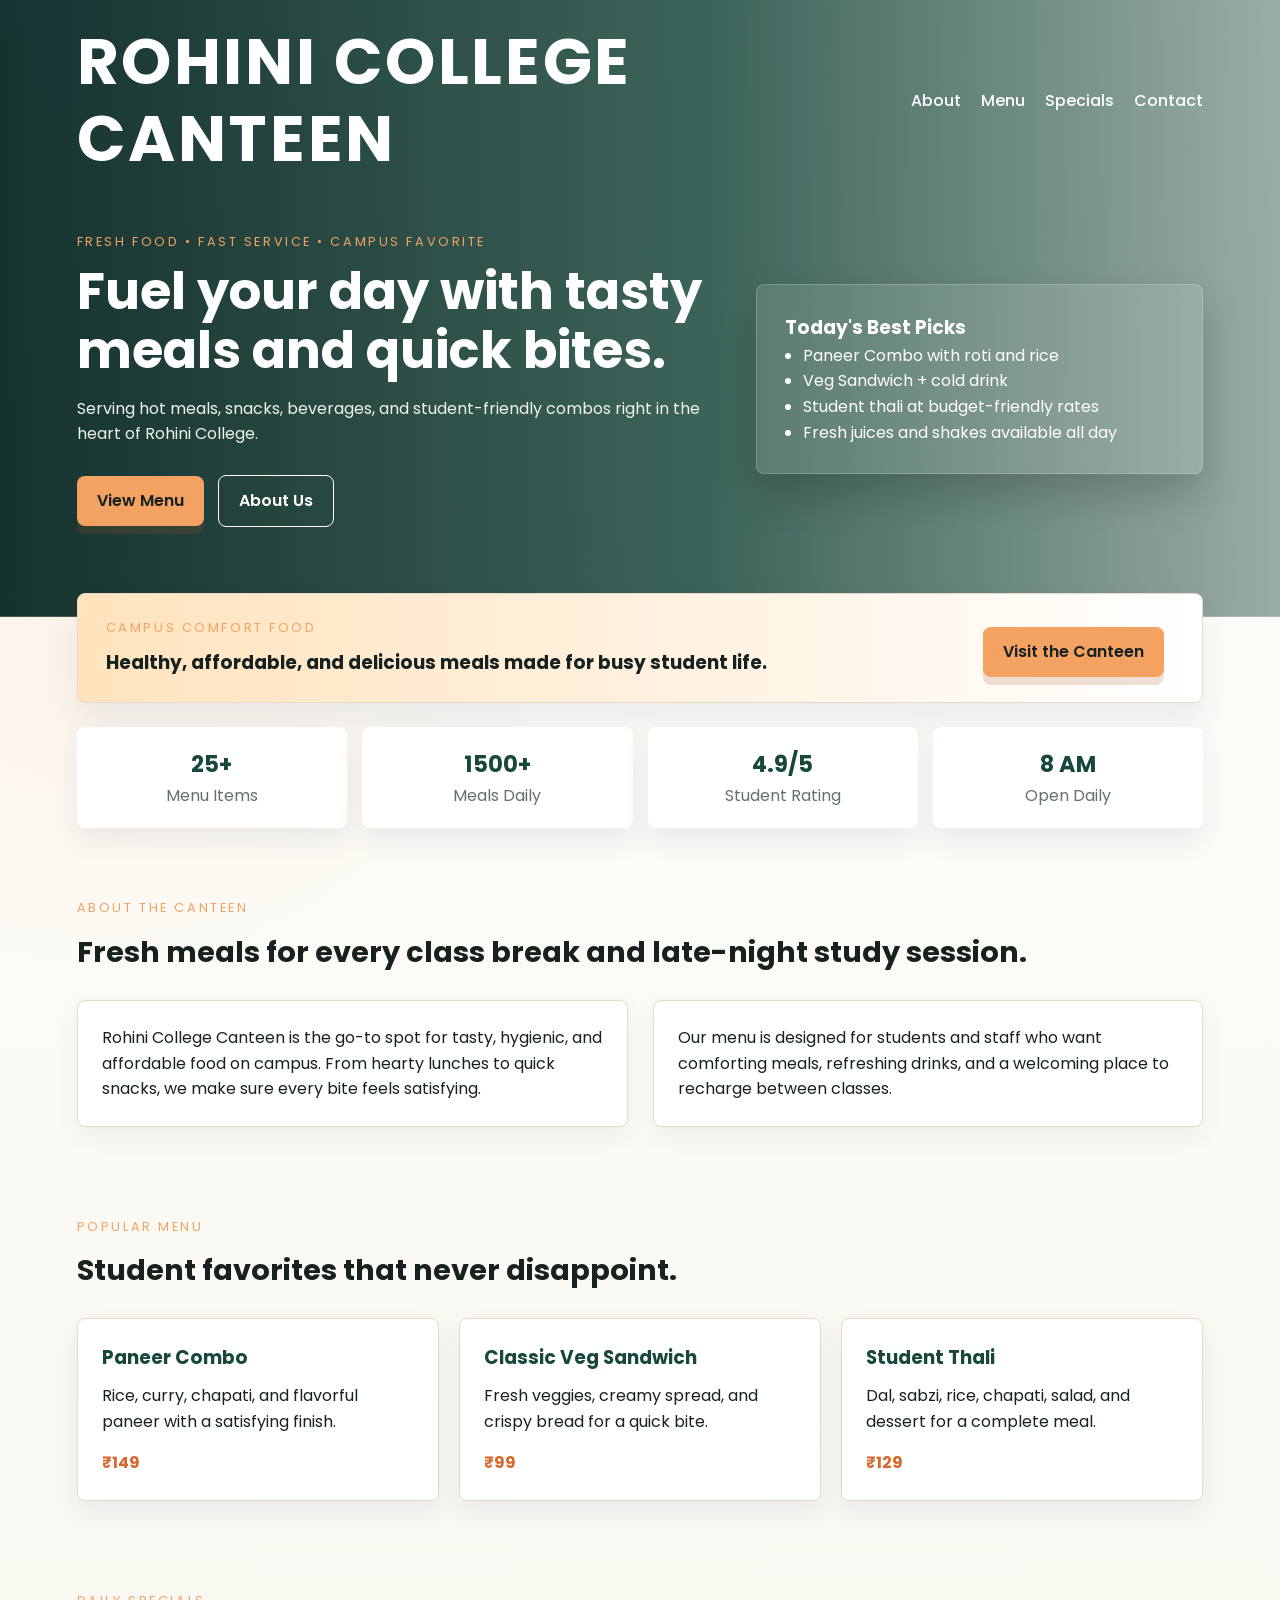
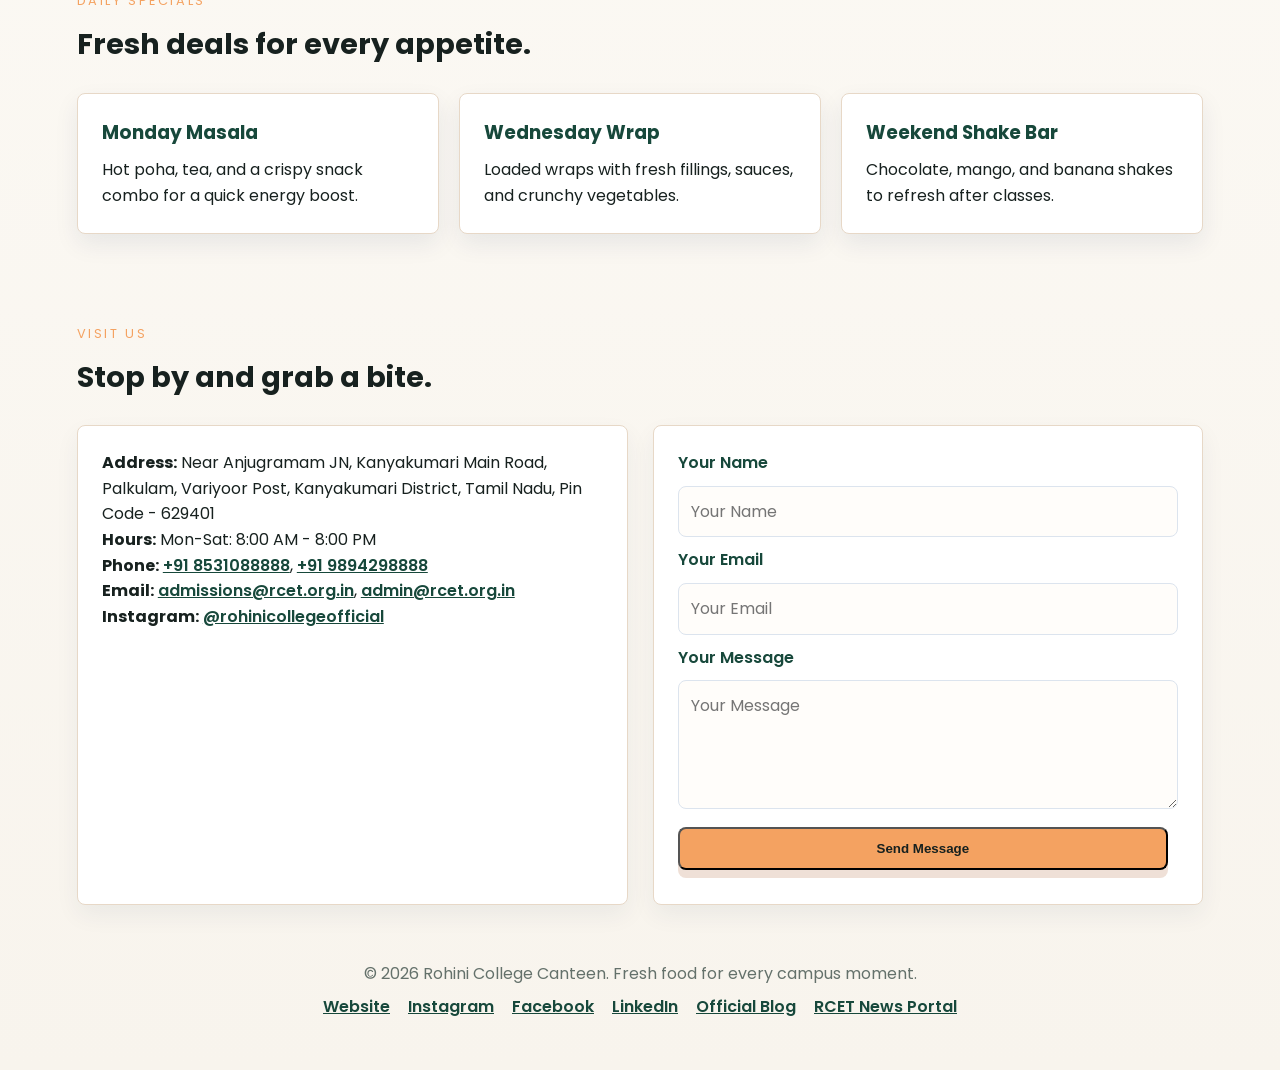
<file: index.html>
<!DOCTYPE html>
<html lang="en">
  <head>
    <meta charset="UTF-8" />
    <meta name="viewport" content="width=device-width, initial-scale=1.0" />
    <title>Rohini College Canteen</title>
    <meta
      name="description"
      content="Rohini College canteen website with delicious snacks, meals, and campus-friendly menu."
    />
    <link rel="preconnect" href="https://fonts.googleapis.com" />
    <link rel="preconnect" href="https://fonts.gstatic.com" crossorigin />
    <link
      href="https://fonts.googleapis.com/css2?family=Poppins:wght@300;400;500;600;700&display=swap"
      rel="stylesheet"
    />
    <link rel="stylesheet" href="style.css" />
  </head>
  <body>
    <header class="hero" id="home">
      <nav class="navbar">
        <a href="#home" class="brand">Rohini College Canteen</a>
        <div class="nav-links">
          <a href="about.html">About</a>
          <a href="menu.html">Menu</a>
          <a href="specials.html">Specials</a>
          <a href="contact.html">Contact</a>
        </div>
        <button class="menu-toggle" type="button" aria-label="Toggle navigation" aria-expanded="false">
          <span></span><span></span><span></span>
        </button>
      </nav>

      <div class="hero-content reveal">
        <div class="hero-copy">
          <p class="eyebrow">Fresh food • Fast service • Campus favorite</p>
          <h1>Fuel your day with tasty meals and quick bites.</h1>
          <p class="hero-text">
            Serving hot meals, snacks, beverages, and student-friendly combos right
            in the heart of Rohini College.
          </p>
          <div class="hero-actions">
            <a href="#menu" class="btn primary">View Menu</a>
            <a href="about.html" class="btn secondary">About Us</a>
          </div>
        </div>

        <div class="hero-card reveal">
          <h3>Today's Best Picks</h3>
          <ul>
            <li>Paneer Combo with roti and rice</li>
            <li>Veg Sandwich + cold drink</li>
            <li>Student thali at budget-friendly rates</li>
            <li>Fresh juices and shakes available all day</li>
          </ul>
        </div>
      </div>
    </header>

    <main>
      <section class="premium-banner reveal">
        <div>
          <p class="eyebrow">Campus comfort food</p>
          <h3>Healthy, affordable, and delicious meals made for busy student life.</h3>
        </div>
        <a href="contact.html" class="btn primary">Visit the Canteen</a>
      </section>

      <section class="stats">
        <div class="reveal">
          <strong>25+</strong>
          <span>Menu Items</span>
        </div>
        <div class="reveal">
          <strong>1500+</strong>
          <span>Meals Daily</span>
        </div>
        <div class="reveal">
          <strong>4.9/5</strong>
          <span>Student Rating</span>
        </div>
        <div class="reveal">
          <strong>8 AM</strong>
          <span>Open Daily</span>
        </div>
      </section>

      <section class="section" id="about">
        <div class="section-heading reveal">
          <p class="eyebrow">About the Canteen</p>
          <h2>Fresh meals for every class break and late-night study session.</h2>
        </div>
        <div class="about-grid">
          <div class="about-card reveal">
            <p>
              Rohini College Canteen is the go-to spot for tasty, hygienic, and
              affordable food on campus. From hearty lunches to quick snacks, we make
              sure every bite feels satisfying.
            </p>
          </div>
          <div class="about-card reveal">
            <p>
              Our menu is designed for students and staff who want comforting meals,
              refreshing drinks, and a welcoming place to recharge between classes.
            </p>
          </div>
        </div>
      </section>

      <section class="section" id="menu">
        <div class="section-heading reveal">
          <p class="eyebrow">Popular Menu</p>
          <h2>Student favorites that never disappoint.</h2>
        </div>
        <div class="card-grid">
          <article class="card reveal">
            <h3>Paneer Combo</h3>
            <p>Rice, curry, chapati, and flavorful paneer with a satisfying finish.</p>
            <span class="price">₹149</span>
          </article>
          <article class="card reveal">
            <h3>Classic Veg Sandwich</h3>
            <p>Fresh veggies, creamy spread, and crispy bread for a quick bite.</p>
            <span class="price">₹99</span>
          </article>
          <article class="card reveal">
            <h3>Student Thali</h3>
            <p>Dal, sabzi, rice, chapati, salad, and dessert for a complete meal.</p>
            <span class="price">₹129</span>
          </article>
        </div>
      </section>

      <section class="section" id="specials">
        <div class="section-heading reveal">
          <p class="eyebrow">Daily Specials</p>
          <h2>Fresh deals for every appetite.</h2>
        </div>
        <div class="card-grid">
          <article class="card reveal">
            <h3>Monday Masala</h3>
            <p>Hot poha, tea, and a crispy snack combo for a quick energy boost.</p>
          </article>
          <article class="card reveal">
            <h3>Wednesday Wrap</h3>
            <p>Loaded wraps with fresh fillings, sauces, and crunchy vegetables.</p>
          </article>
          <article class="card reveal">
            <h3>Weekend Shake Bar</h3>
            <p>Chocolate, mango, and banana shakes to refresh after classes.</p>
          </article>
        </div>
      </section>

      <section class="section contact-section" id="contact">
        <div class="section-heading reveal">
          <p class="eyebrow">Visit Us</p>
          <h2>Stop by and grab a bite.</h2>
        </div>
        <div class="contact-grid">
          <div class="contact-info reveal">
            <p><strong>Address:</strong> Near Anjugramam JN, Kanyakumari Main Road, Palkulam, Variyoor Post, Kanyakumari District, Tamil Nadu, Pin Code - 629401</p>
            <p><strong>Hours:</strong> Mon-Sat: 8:00 AM - 8:00 PM</p>
            <p><strong>Phone:</strong> <a href="tel:+918531088888">+91 8531088888</a>, <a href="tel:+919894298888">+91 9894298888</a></p>
            <p><strong>Email:</strong> <a href="mailto:admissions@rcet.org.in">admissions@rcet.org.in</a>, <a href="mailto:admin@rcet.org.in">admin@rcet.org.in</a></p>
            <p><strong>Instagram:</strong> <a href="https://www.instagram.com/rohinicollegeofficial?utm_source=ig_web_button_share_sheet&amp;stkn=ZDNlZDc0MzIxNw==" target="_blank" rel="noopener noreferrer">@rohinicollegeofficial</a></p>
          </div>
          <form class="reveal" id="contact-form">
            <label for="name">Your Name</label>
            <input id="name" name="name" type="text" placeholder="Your Name" autocomplete="name" required />
            <label for="email">Your Email</label>
            <input id="email" name="email" type="email" placeholder="Your Email" autocomplete="email" required />
            <label for="message">Your Message</label>
            <textarea id="message" name="message" rows="4" placeholder="Your Message" required></textarea>
            <button type="submit" class="btn primary">Send Message</button>
            <p class="form-status" role="status" aria-live="polite"></p>
          </form>
        </div>
      </section>
    </main>

    <footer>
      <p>&copy; <span id="year"></span> Rohini College Canteen. Fresh food for every campus moment.</p>
      <div class="official-links">
        <a href="https://www.rcet.org.in/" target="_blank" rel="noopener noreferrer">Website</a>
        <a href="https://www.instagram.com/rohinicollegeofficial?utm_source=ig_web_button_share_sheet&amp;stkn=ZDNlZDc0MzIxNw==" target="_blank" rel="noopener noreferrer">Instagram</a>
        <a href="https://www.facebook.com/rohinicetOfficial/" target="_blank" rel="noopener noreferrer">Facebook</a>
        <a href="https://in.linkedin.com/company/rohini-college-of-engineering-and-technology-rcet" target="_blank" rel="noopener noreferrer">LinkedIn</a>
        <a href="https://rohini-college.blogspot.com/" target="_blank" rel="noopener noreferrer">Official Blog</a>
        <a href="https://news.rcet.org.in/" target="_blank" rel="noopener noreferrer">RCET News Portal</a>
      </div>
    </footer>

    <script src="script.js"></script>
  </body>
</html>
</file>
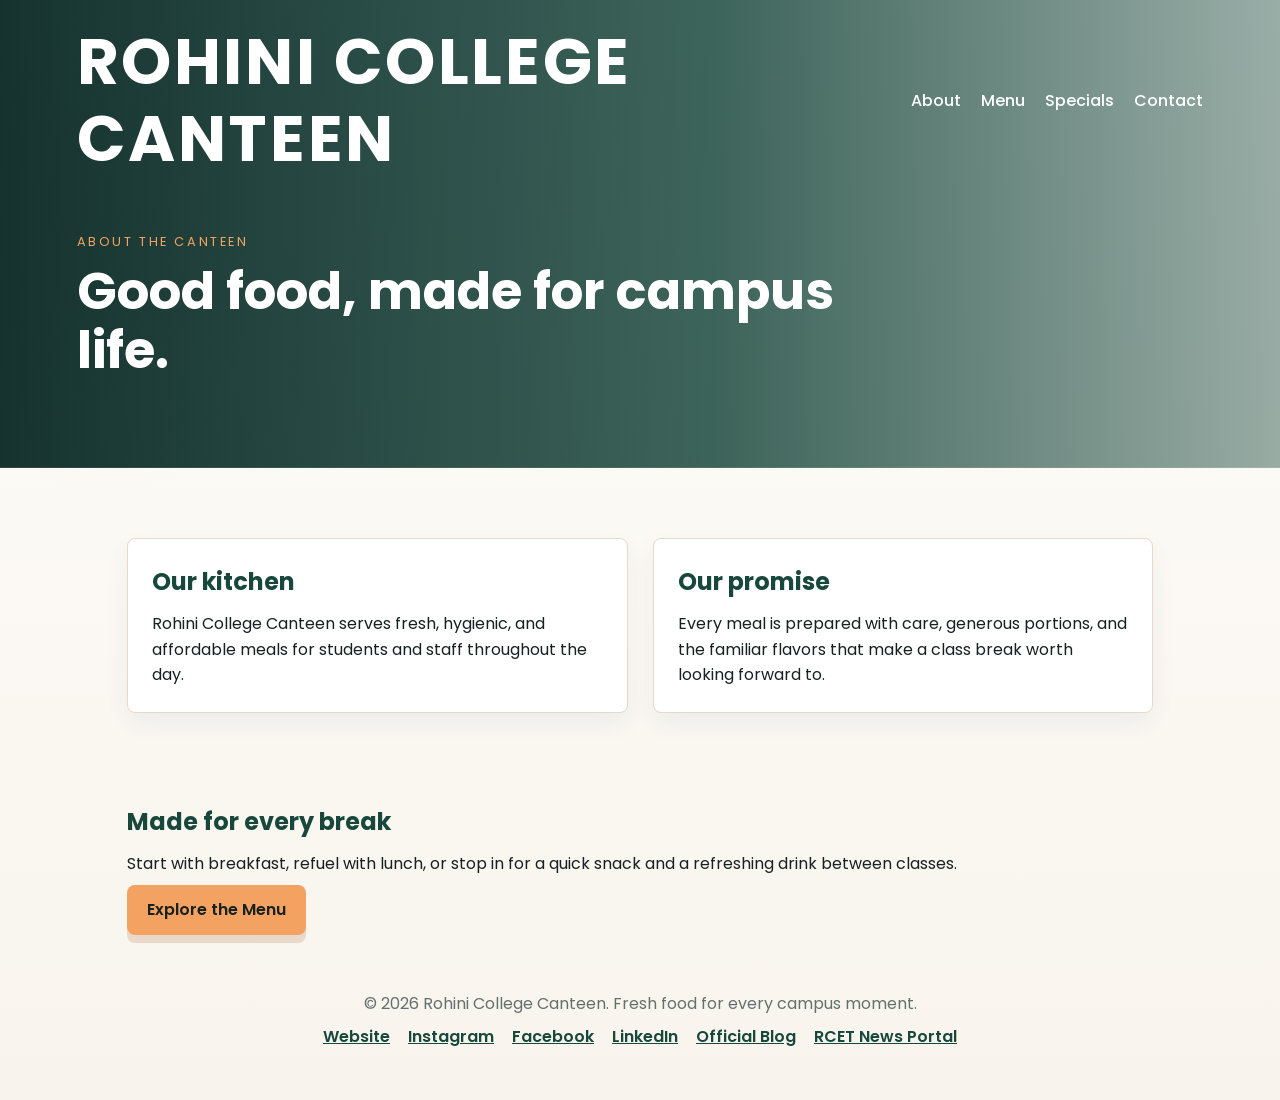
<file: about.html>
<!DOCTYPE html>
<html lang="en">
  <head>
    <meta charset="UTF-8" />
    <meta name="viewport" content="width=device-width, initial-scale=1.0" />
    <title>About | Rohini College Canteen</title>
    <meta name="description" content="Learn about Rohini College Canteen and our student-friendly food service." />
    <link rel="preconnect" href="https://fonts.googleapis.com" />
    <link rel="preconnect" href="https://fonts.gstatic.com" crossorigin />
    <link href="https://fonts.googleapis.com/css2?family=Poppins:wght@300;400;500;600;700&display=swap" rel="stylesheet" />
    <link rel="stylesheet" href="style.css" />
  </head>
  <body>
    <header class="hero page-hero">
      <nav class="navbar">
        <a href="index.html#home" class="brand">Rohini College Canteen</a>
        <div class="nav-links">
          <a href="about.html" aria-current="page">About</a>
          <a href="menu.html">Menu</a>
          <a href="specials.html">Specials</a>
          <a href="contact.html">Contact</a>
        </div>
        <button class="menu-toggle" type="button" aria-label="Toggle navigation" aria-expanded="false"><span></span><span></span><span></span></button>
      </nav>
      <div class="page-heading reveal">
        <p class="eyebrow">About the Canteen</p>
        <h1>Good food, made for campus life.</h1>
      </div>
    </header>
    <main>
      <section class="section about-grid page-content">
        <article class="about-card reveal"><h2>Our kitchen</h2><p>Rohini College Canteen serves fresh, hygienic, and affordable meals for students and staff throughout the day.</p></article>
        <article class="about-card reveal"><h2>Our promise</h2><p>Every meal is prepared with care, generous portions, and the familiar flavors that make a class break worth looking forward to.</p></article>
      </section>
      <section class="section page-content reveal"><h2>Made for every break</h2><p>Start with breakfast, refuel with lunch, or stop in for a quick snack and a refreshing drink between classes.</p><a href="menu.html" class="btn primary">Explore the Menu</a></section>
    </main>
    <footer><p>&copy; <span id="year"></span> Rohini College Canteen. Fresh food for every campus moment.</p><div class="official-links"><a href="https://www.rcet.org.in/" target="_blank" rel="noopener noreferrer">Website</a><a href="https://www.instagram.com/rohinicollegeofficial?utm_source=ig_web_button_share_sheet&amp;stkn=ZDNlZDc0MzIxNw==" target="_blank" rel="noopener noreferrer">Instagram</a><a href="https://www.facebook.com/rohinicetOfficial/" target="_blank" rel="noopener noreferrer">Facebook</a><a href="https://in.linkedin.com/company/rohini-college-of-engineering-and-technology-rcet" target="_blank" rel="noopener noreferrer">LinkedIn</a><a href="https://rohini-college.blogspot.com/" target="_blank" rel="noopener noreferrer">Official Blog</a><a href="https://news.rcet.org.in/" target="_blank" rel="noopener noreferrer">RCET News Portal</a></div></footer>
    <script src="script.js"></script>
  </body>
</html>
</file>
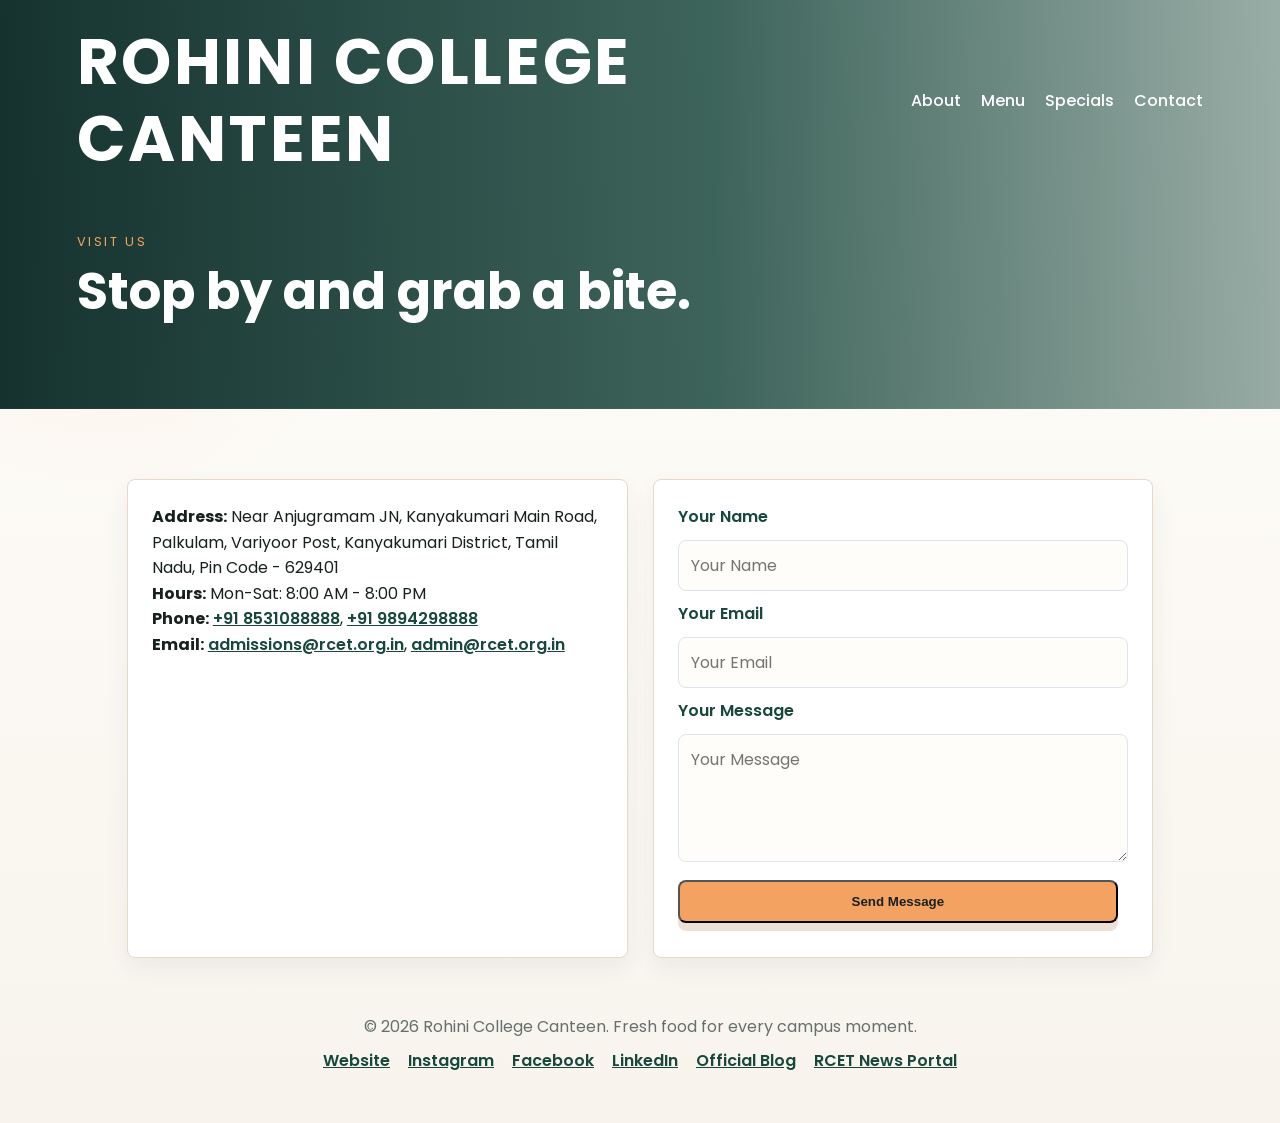
<file: contact.html>
<!DOCTYPE html>
<html lang="en">
  <head>
    <meta charset="UTF-8" /><meta name="viewport" content="width=device-width, initial-scale=1.0" />
    <title>Contact | Rohini College Canteen</title><meta name="description" content="Contact and visit Rohini College Canteen." />
    <link rel="preconnect" href="https://fonts.googleapis.com" /><link rel="preconnect" href="https://fonts.gstatic.com" crossorigin /><link href="https://fonts.googleapis.com/css2?family=Poppins:wght@300;400;500;600;700&display=swap" rel="stylesheet" /><link rel="stylesheet" href="style.css" />
  </head>
  <body>
    <header class="hero page-hero"><nav class="navbar"><a href="index.html#home" class="brand">Rohini College Canteen</a><div class="nav-links"><a href="about.html">About</a><a href="menu.html">Menu</a><a href="specials.html">Specials</a><a href="contact.html" aria-current="page">Contact</a></div><button class="menu-toggle" type="button" aria-label="Toggle navigation" aria-expanded="false"><span></span><span></span><span></span></button></nav><div class="page-heading reveal"><p class="eyebrow">Visit Us</p><h1>Stop by and grab a bite.</h1></div></header>
    <main><section class="section contact-section page-content"><div class="contact-grid"><div class="contact-info reveal"><p><strong>Address:</strong> Near Anjugramam JN, Kanyakumari Main Road, Palkulam, Variyoor Post, Kanyakumari District, Tamil Nadu, Pin Code - 629401</p><p><strong>Hours:</strong> Mon-Sat: 8:00 AM - 8:00 PM</p><p><strong>Phone:</strong> <a href="tel:+918531088888">+91 8531088888</a>, <a href="tel:+919894298888">+91 9894298888</a></p><p><strong>Email:</strong> <a href="mailto:admissions@rcet.org.in">admissions@rcet.org.in</a>, <a href="mailto:admin@rcet.org.in">admin@rcet.org.in</a></p></div><form class="reveal" id="contact-form"><label for="name">Your Name</label><input id="name" name="name" type="text" placeholder="Your Name" autocomplete="name" required /><label for="email">Your Email</label><input id="email" name="email" type="email" placeholder="Your Email" autocomplete="email" required /><label for="message">Your Message</label><textarea id="message" name="message" rows="4" placeholder="Your Message" required></textarea><button type="submit" class="btn primary">Send Message</button><p class="form-status" role="status" aria-live="polite"></p></form></div></section></main>
    <footer><p>&copy; <span id="year"></span> Rohini College Canteen. Fresh food for every campus moment.</p><div class="official-links"><a href="https://www.rcet.org.in/" target="_blank" rel="noopener noreferrer">Website</a><a href="https://www.instagram.com/rohinicollegeofficial?utm_source=ig_web_button_share_sheet&amp;stkn=ZDNlZDc0MzIxNw==" target="_blank" rel="noopener noreferrer">Instagram</a><a href="https://www.facebook.com/rohinicetOfficial/" target="_blank" rel="noopener noreferrer">Facebook</a><a href="https://in.linkedin.com/company/rohini-college-of-engineering-and-technology-rcet" target="_blank" rel="noopener noreferrer">LinkedIn</a><a href="https://rohini-college.blogspot.com/" target="_blank" rel="noopener noreferrer">Official Blog</a><a href="https://news.rcet.org.in/" target="_blank" rel="noopener noreferrer">RCET News Portal</a></div></footer><script src="script.js"></script>
  </body>
</html>
</file>
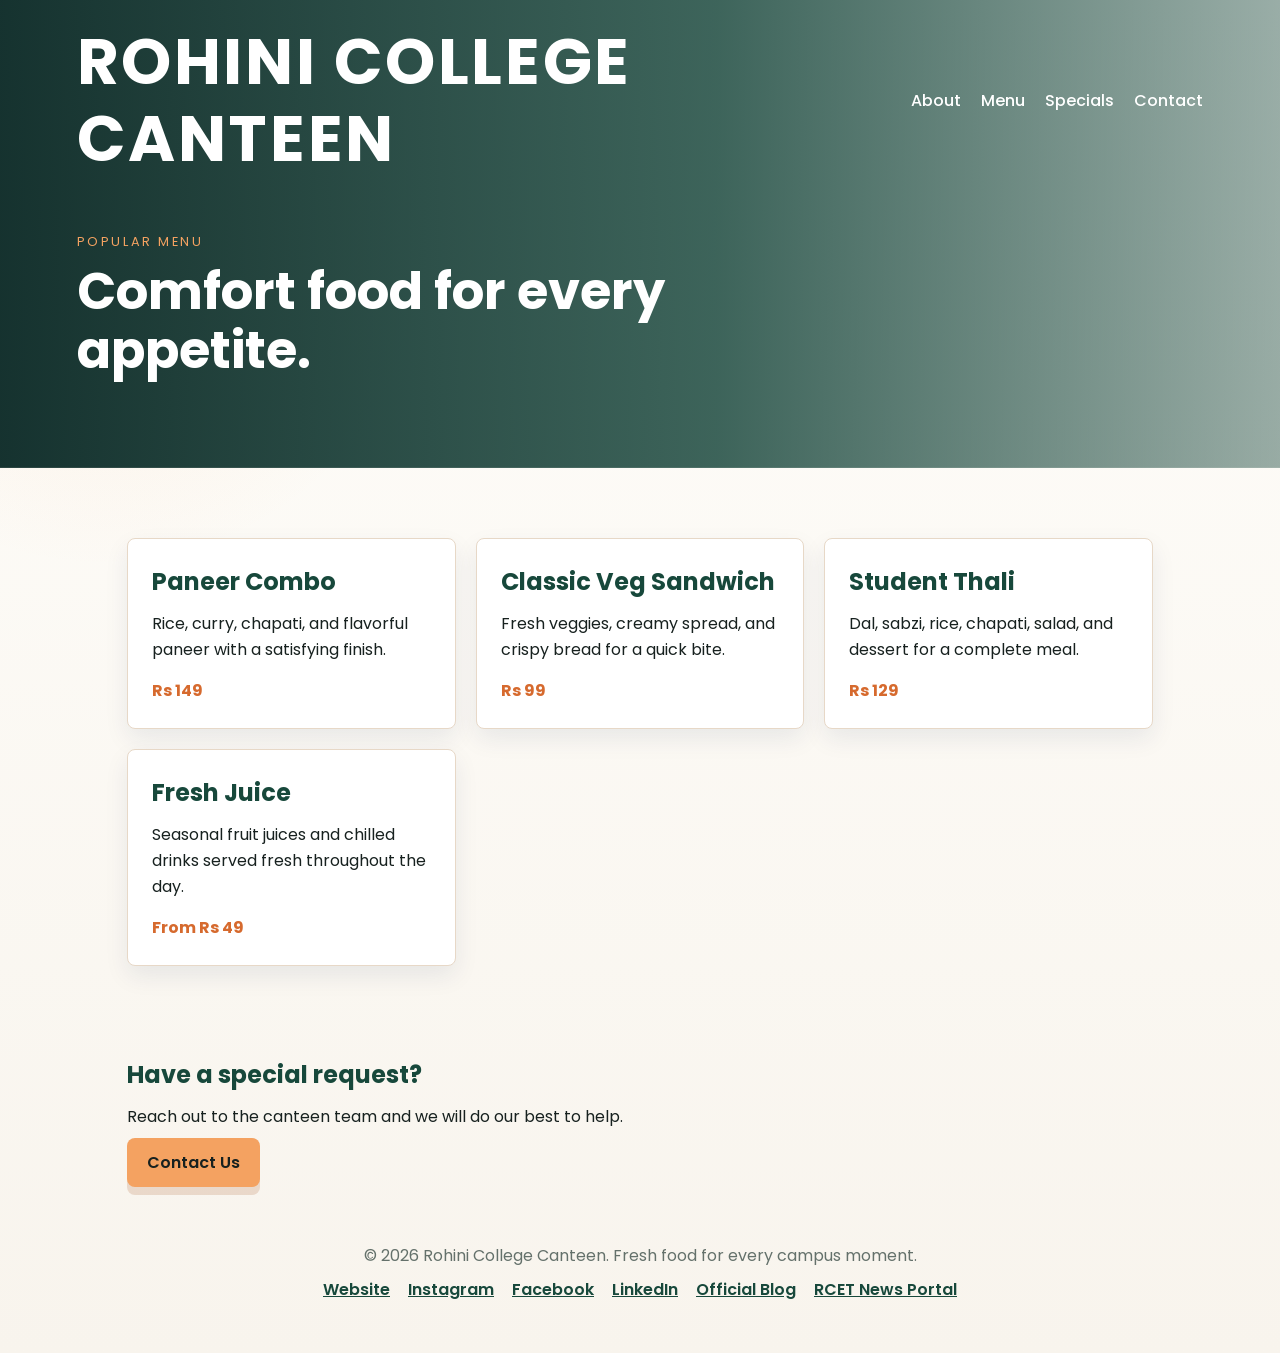
<file: menu.html>
<!DOCTYPE html>
<html lang="en">
  <head>
    <meta charset="UTF-8" />
    <meta name="viewport" content="width=device-width, initial-scale=1.0" />
    <title>Menu | Rohini College Canteen</title>
    <meta name="description" content="Browse the popular food and drinks at Rohini College Canteen." />
    <link rel="preconnect" href="https://fonts.googleapis.com" />
    <link rel="preconnect" href="https://fonts.gstatic.com" crossorigin />
    <link href="https://fonts.googleapis.com/css2?family=Poppins:wght@300;400;500;600;700&display=swap" rel="stylesheet" />
    <link rel="stylesheet" href="style.css" />
  </head>
  <body>
    <header class="hero page-hero"><nav class="navbar"><a href="index.html#home" class="brand">Rohini College Canteen</a><div class="nav-links"><a href="about.html">About</a><a href="menu.html" aria-current="page">Menu</a><a href="specials.html">Specials</a><a href="contact.html">Contact</a></div><button class="menu-toggle" type="button" aria-label="Toggle navigation" aria-expanded="false"><span></span><span></span><span></span></button></nav><div class="page-heading reveal"><p class="eyebrow">Popular Menu</p><h1>Comfort food for every appetite.</h1></div></header>
    <main><section class="section page-content"><div class="card-grid"><article class="card reveal"><h2>Paneer Combo</h2><p>Rice, curry, chapati, and flavorful paneer with a satisfying finish.</p><span class="price">Rs 149</span></article><article class="card reveal"><h2>Classic Veg Sandwich</h2><p>Fresh veggies, creamy spread, and crispy bread for a quick bite.</p><span class="price">Rs 99</span></article><article class="card reveal"><h2>Student Thali</h2><p>Dal, sabzi, rice, chapati, salad, and dessert for a complete meal.</p><span class="price">Rs 129</span></article><article class="card reveal"><h2>Fresh Juice</h2><p>Seasonal fruit juices and chilled drinks served fresh throughout the day.</p><span class="price">From Rs 49</span></article></div></section><section class="section page-content reveal"><h2>Have a special request?</h2><p>Reach out to the canteen team and we will do our best to help.</p><a href="contact.html" class="btn primary">Contact Us</a></section></main>
    <footer><p>&copy; <span id="year"></span> Rohini College Canteen. Fresh food for every campus moment.</p><div class="official-links"><a href="https://www.rcet.org.in/" target="_blank" rel="noopener noreferrer">Website</a><a href="https://www.instagram.com/rohinicollegeofficial?utm_source=ig_web_button_share_sheet&amp;stkn=ZDNlZDc0MzIxNw==" target="_blank" rel="noopener noreferrer">Instagram</a><a href="https://www.facebook.com/rohinicetOfficial/" target="_blank" rel="noopener noreferrer">Facebook</a><a href="https://in.linkedin.com/company/rohini-college-of-engineering-and-technology-rcet" target="_blank" rel="noopener noreferrer">LinkedIn</a><a href="https://rohini-college.blogspot.com/" target="_blank" rel="noopener noreferrer">Official Blog</a><a href="https://news.rcet.org.in/" target="_blank" rel="noopener noreferrer">RCET News Portal</a></div></footer><script src="script.js"></script>
  </body>
</html>
</file>
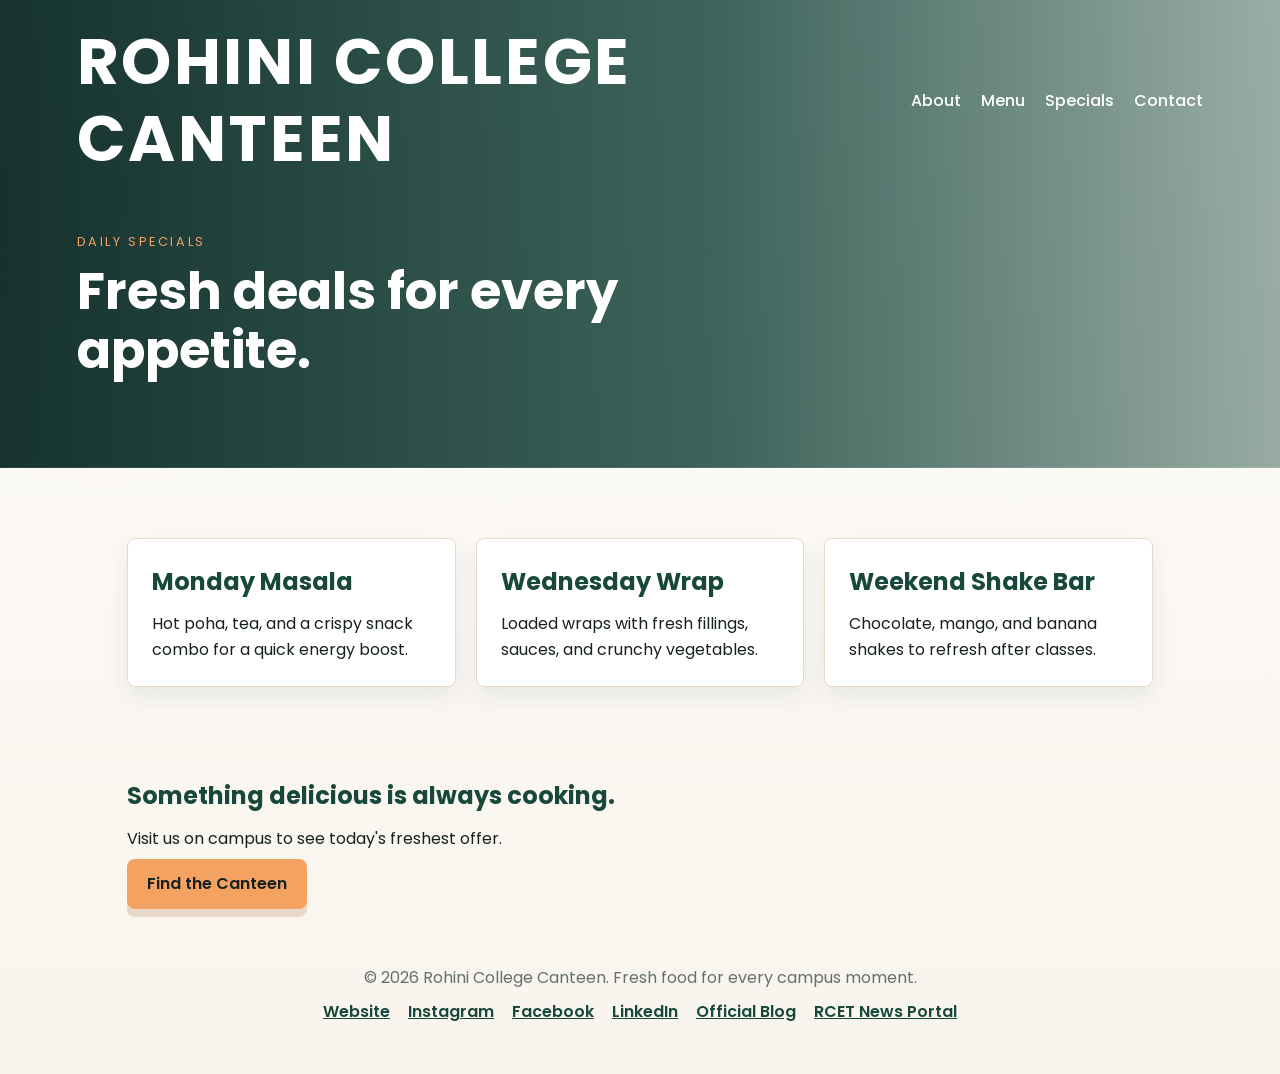
<file: specials.html>
<!DOCTYPE html>
<html lang="en">
  <head>
    <meta charset="UTF-8" /><meta name="viewport" content="width=device-width, initial-scale=1.0" />
    <title>Specials | Rohini College Canteen</title><meta name="description" content="See the daily specials at Rohini College Canteen." />
    <link rel="preconnect" href="https://fonts.googleapis.com" /><link rel="preconnect" href="https://fonts.gstatic.com" crossorigin /><link href="https://fonts.googleapis.com/css2?family=Poppins:wght@300;400;500;600;700&display=swap" rel="stylesheet" /><link rel="stylesheet" href="style.css" />
  </head>
  <body>
    <header class="hero page-hero"><nav class="navbar"><a href="index.html#home" class="brand">Rohini College Canteen</a><div class="nav-links"><a href="about.html">About</a><a href="menu.html">Menu</a><a href="specials.html" aria-current="page">Specials</a><a href="contact.html">Contact</a></div><button class="menu-toggle" type="button" aria-label="Toggle navigation" aria-expanded="false"><span></span><span></span><span></span></button></nav><div class="page-heading reveal"><p class="eyebrow">Daily Specials</p><h1>Fresh deals for every appetite.</h1></div></header>
    <main><section class="section page-content"><div class="card-grid"><article class="card reveal"><h2>Monday Masala</h2><p>Hot poha, tea, and a crispy snack combo for a quick energy boost.</p></article><article class="card reveal"><h2>Wednesday Wrap</h2><p>Loaded wraps with fresh fillings, sauces, and crunchy vegetables.</p></article><article class="card reveal"><h2>Weekend Shake Bar</h2><p>Chocolate, mango, and banana shakes to refresh after classes.</p></article></div></section><section class="section page-content reveal"><h2>Something delicious is always cooking.</h2><p>Visit us on campus to see today's freshest offer.</p><a href="contact.html" class="btn primary">Find the Canteen</a></section></main>
    <footer><p>&copy; <span id="year"></span> Rohini College Canteen. Fresh food for every campus moment.</p><div class="official-links"><a href="https://www.rcet.org.in/" target="_blank" rel="noopener noreferrer">Website</a><a href="https://www.instagram.com/rohinicollegeofficial?utm_source=ig_web_button_share_sheet&amp;stkn=ZDNlZDc0MzIxNw==" target="_blank" rel="noopener noreferrer">Instagram</a><a href="https://www.facebook.com/rohinicetOfficial/" target="_blank" rel="noopener noreferrer">Facebook</a><a href="https://in.linkedin.com/company/rohini-college-of-engineering-and-technology-rcet" target="_blank" rel="noopener noreferrer">LinkedIn</a><a href="https://rohini-college.blogspot.com/" target="_blank" rel="noopener noreferrer">Official Blog</a><a href="https://news.rcet.org.in/" target="_blank" rel="noopener noreferrer">RCET News Portal</a></div></footer><script src="script.js"></script>
  </body>
</html>
</file>
<file: style.css>
:root {
  --primary: #17483b;
  --primary-dark: #0b2b2b;
  --accent: #f4a261;
  --accent-soft: #ffe3bd;
  --bg: #f8f4ed;
  --text: #17211f;
  --white: #ffffff;
  --border: #e7d8c7;
  --muted: #64716b;
}

* {
  box-sizing: border-box;
  margin: 0;
  padding: 0;
}

body {
  font-family: 'Poppins', sans-serif;
  color: var(--text);
  background: radial-gradient(circle at 8% 18%, rgba(244, 162, 97, 0.12), transparent 20%),
    linear-gradient(180deg, #fffefb 0%, var(--bg) 100%);
  line-height: 1.6;
  overflow-x: hidden;
}

html {
  scroll-behavior: smooth;
}

.hero {
  background-image: linear-gradient(90deg, rgba(7, 38, 35, 0.94) 0%, rgba(13, 62, 51, 0.8) 56%, rgba(13, 62, 51, 0.42) 100%),
    url('https://images.unsplash.com/photo-1547592180-85f173990554?auto=format&fit=crop&w=1800&q=85');
  background-position: center;
  background-size: cover;
  color: var(--white);
  padding: 24px 6% 90px;
  position: relative;
  overflow: hidden;
}

.navbar {
  display: flex;
  justify-content: space-between;
  align-items: center;
  margin-bottom: 54px;
  position: relative;
  z-index: 1;
}

.brand {
  font-size: clamp(2.6rem, 6vw, 4rem);
  font-weight: 700;
  letter-spacing: 0.04em;
  color: var(--white);
  text-decoration: none;
  text-transform: uppercase;
  line-height: 1.2;
}

.nav-links {
  display: flex;
  gap: 20px;
}

.nav-links a {
  color: var(--white);
  text-decoration: none;
  font-weight: 500;
  transition: color 0.2s ease, transform 0.2s ease;
}

.nav-links a:hover,
.nav-links a:focus-visible {
  color: var(--accent);
  transform: translateY(-2px);
}

.menu-toggle {
  display: none;
  background: transparent;
  border: none;
  cursor: pointer;
}

.menu-toggle span {
  display: block;
  width: 24px;
  height: 2px;
  background: var(--white);
  margin: 5px 0;
}

.hero-content {
  display: grid;
  grid-template-columns: 1.3fr 0.9fr;
  gap: 34px;
  align-items: center;
  position: relative;
  z-index: 1;
}

.page-hero {
  padding-bottom: 72px;
}

.page-heading {
  max-width: 760px;
}

.page-heading h1 {
  font-size: clamp(2.2rem, 5vw, 4rem);
  line-height: 1.15;
}

.page-content {
  max-width: 1180px;
  margin: 0 auto;
}

.eyebrow {
  text-transform: uppercase;
  letter-spacing: 0.2em;
  font-size: 0.8rem;
  color: var(--accent);
  margin-bottom: 10px;
}

.hero h1 {
  font-size: clamp(2.2rem, 4vw, 3.7rem);
  margin-bottom: 16px;
  line-height: 1.15;
  max-width: 760px;
}

.hero-text {
  margin-bottom: 20px;
  max-width: 650px;
  color: #edf3ef;
}

.btn {
  display: inline-block;
  padding: 12px 20px;
  border-radius: 8px;
  text-decoration: none;
  font-weight: 600;
  margin-right: 10px;
  margin-top: 8px;
  transition: transform 0.3s ease, box-shadow 0.3s ease;
}

.btn:hover {
  transform: translateY(-3px);
  box-shadow: 0 10px 18px rgba(0, 0, 0, 0.15);
}

.btn.primary {
  background: var(--accent);
  color: var(--text);
  box-shadow: 0 8px 0 rgba(164, 87, 35, 0.18);
}

.btn.secondary {
  background: transparent;
  color: var(--white);
  border: 1px solid var(--white);
}

.hero-card {
  background: rgba(255, 255, 255, 0.12);
  border: 1px solid rgba(255,255,255,0.2);
  padding: 28px;
  border-radius: 8px;
  backdrop-filter: blur(10px);
  box-shadow: 0 20px 40px rgba(0, 0, 0, 0.18);
  animation: fadeUp 0.8s ease both;
}

.hero-card ul {
  margin-left: 18px;
}

.premium-banner {
  margin: -24px 6% 0;
  background: linear-gradient(90deg, var(--accent-soft), #ffffff);
  border: 1px solid var(--border);
  border-radius: 8px;
  padding: 24px 28px;
  display: flex;
  justify-content: space-between;
  align-items: center;
  box-shadow: 0 18px 35px rgba(16, 44, 87, 0.08);
}

.stats {
  display: grid;
  grid-template-columns: repeat(4, 1fr);
  gap: 15px;
  margin: 24px 6% 0;
}

.stats div {
  background: var(--white);
  padding: 20px;
  border-radius: 8px;
  text-align: center;
  box-shadow: 0 12px 28px rgba(16, 44, 87, 0.08);
}

.stats strong {
  display: block;
  font-size: 1.4rem;
  color: var(--primary);
}

.stats span {
  color: var(--muted);
}

.section {
  padding: 70px 6% 20px;
}

.section-heading {
  margin-bottom: 25px;
}

.section-heading h2 {
  font-size: 1.8rem;
}

.about-grid,
.contact-grid {
  display: grid;
  grid-template-columns: 1fr 1fr;
  gap: 25px;
}

.about-card,
.contact-info {
  background: var(--white);
  padding: 24px;
  border-radius: 8px;
  border: 1px solid var(--border);
  box-shadow: 0 10px 24px rgba(16, 44, 87, 0.06);
}

.card-grid {
  display: grid;
  grid-template-columns: repeat(3, 1fr);
  gap: 20px;
}

.card {
  background: var(--white);
  padding: 24px;
  border-radius: 8px;
  box-shadow: 0 10px 24px rgba(16, 44, 87, 0.08);
  border: 1px solid var(--border);
  transition: transform 0.3s ease, box-shadow 0.3s ease;
}

.card:hover {
  transform: translateY(-6px);
  box-shadow: 0 14px 28px rgba(0, 0, 0, 0.12);
}

.card h2,
.about-card h2,
.page-content > h2 {
  color: var(--primary);
  margin-bottom: 10px;
}

.card h3 {
  margin-bottom: 10px;
  color: var(--primary);
}

.price {
  display: inline-block;
  margin-top: 1rem;
  font-weight: 700;
  color: #d66a2e;
}

form {
  display: flex;
  flex-direction: column;
  gap: 10px;
  background: var(--white);
  padding: 24px;
  border-radius: 8px;
  border: 1px solid var(--border);
  box-shadow: 0 10px 24px rgba(16, 44, 87, 0.06);
}

form label {
  font-weight: 600;
  color: var(--primary);
}

.form-status {
  color: var(--primary);
  font-weight: 500;
}

input,
textarea {
  padding: 12px;
  border: 1px solid #dce4ee;
  border-radius: 8px;
  font: inherit;
  background: #fffdfa;
  transition: border-color 0.3s ease, box-shadow 0.3s ease;
}

input:focus,
textarea:focus {
  outline: none;
  border-color: var(--accent);
  box-shadow: 0 0 0 3px rgba(243, 178, 93, 0.16);
}

footer {
  text-align: center;
  padding: 36px 6% 50px;
  color: var(--muted);
}

.contact-info a {
  color: var(--primary);
  font-weight: 600;
}

.official-links {
  display: flex;
  flex-wrap: wrap;
  justify-content: center;
  gap: 10px 18px;
  margin-top: 8px;
}

.official-links a {
  color: var(--primary);
  font-weight: 600;
}

button:focus-visible,
a:focus-visible,
input:focus-visible,
textarea:focus-visible {
  outline: 3px solid rgba(244, 162, 97, 0.7);
  outline-offset: 3px;
}

.reveal {
  opacity: 0;
  transform: translateY(24px);
  transition: opacity 0.7s ease, transform 0.7s ease;
}

.reveal.visible {
  opacity: 1;
  transform: translateY(0);
}

@keyframes fadeUp {
  from {
    opacity: 0;
    transform: translateY(18px);
  }
  to {
    opacity: 1;
    transform: translateY(0);
  }
}

@media (max-width: 768px) {
  .brand {
    font-size: 1.9rem;
  }

  .nav-links {
    display: none;
    flex-direction: column;
    position: absolute;
    top: 64px;
    right: 6%;
    background: var(--white);
    padding: 12px;
    border-radius: 12px;
    box-shadow: 0 8px 20px rgba(0,0,0,0.1);
  }

  .nav-links a {
    color: var(--text);
  }

  .nav-links.active {
    display: flex;
  }

  .menu-toggle {
    display: block;
  }

  .hero-content,
  .about-grid,
  .contact-grid,
  .card-grid,
  .stats {
    grid-template-columns: 1fr;
  }

  .premium-banner {
    flex-direction: column;
    align-items: flex-start;
    gap: 10px;
  }

  .stats {
    margin-top: 20px;
  }
}
</file>
